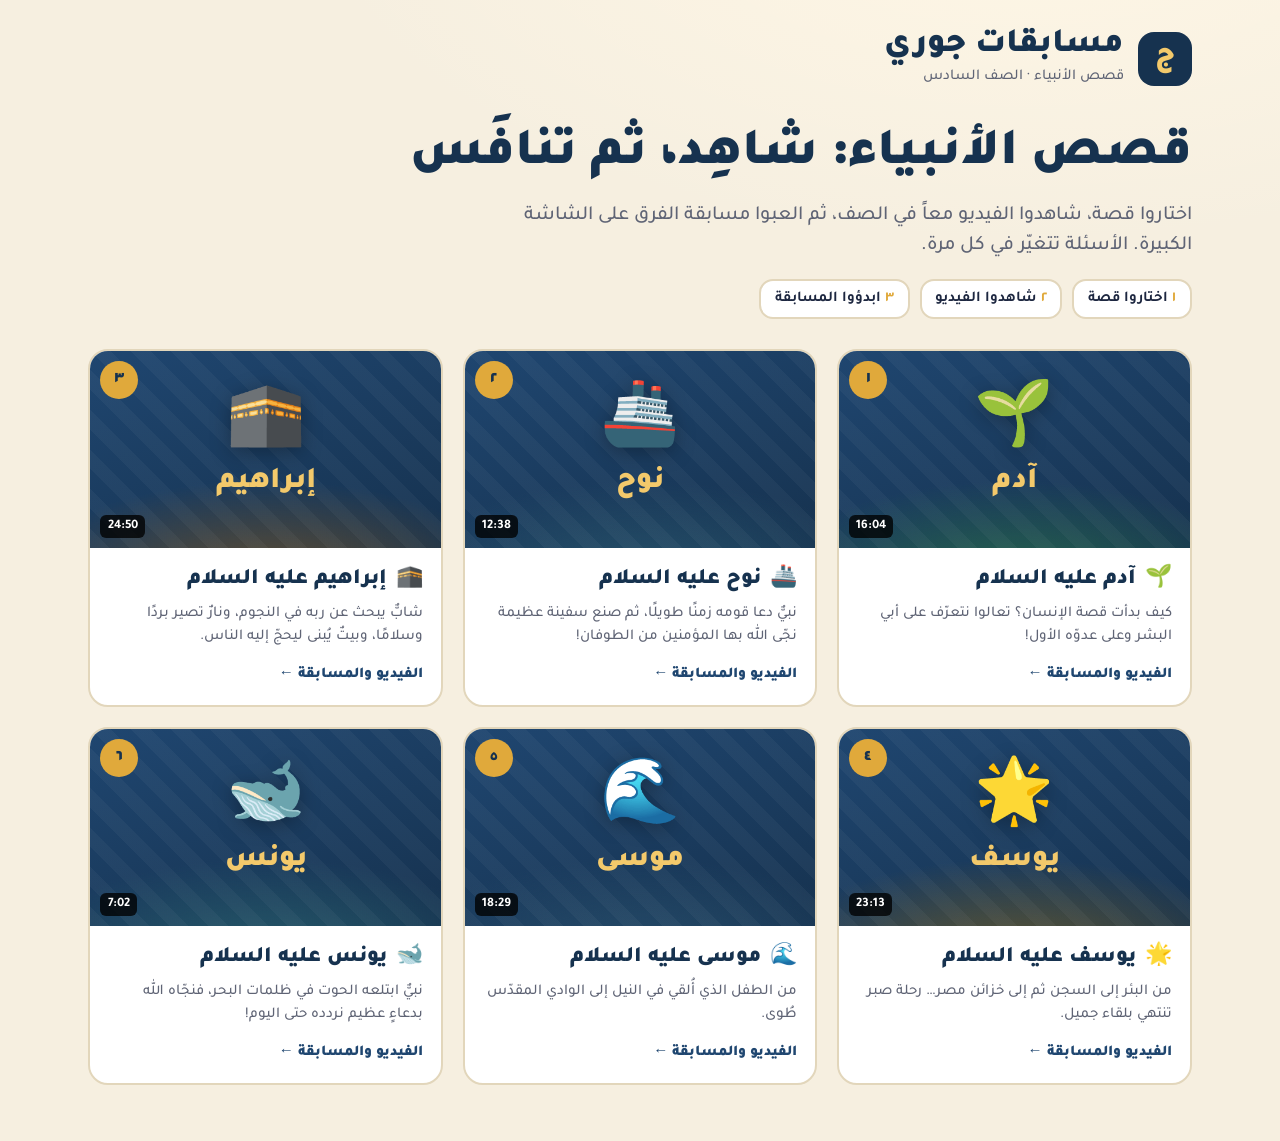
<file: index.html>
<!doctype html>
<html lang="ar" dir="rtl">
<head>
<meta charset="utf-8">
<meta name="viewport" content="width=device-width, initial-scale=1">
<title>مسابقات جوري</title>
<meta name="description" content="قصص الأنبياء بالفيديو ومسابقات صفّية للصف السادس">
<meta property="og:title" content="مسابقات جوري">
<meta property="og:site_name" content="مسابقات جوري">
<meta property="og:description" content="قصص الأنبياء بالفيديو ومسابقات صفّية للصف السادس">
<meta property="og:type" content="website">
<meta property="og:url" content="https://jorijabarin.com/">
<link rel="preconnect" href="https://fonts.googleapis.com">
<link href="https://fonts.googleapis.com/css2?family=Tajawal:wght@500;700;900&display=swap" rel="stylesheet">
<link rel="stylesheet" href="site.css">
</head>
<body>
<div class="wrap">
  <header class="masthead">
    <a class="brand" href="index.html">
      <span class="mark">ج</span>
      <span><b>مسابقات جوري</b><small>قصص الأنبياء · الصف السادس</small></span>
    </a>
  </header>

  <section class="intro">
    <h1>قصص الأنبياء: شاهِد، ثم تنافَس</h1>
    <p>اختاروا قصة، شاهدوا الفيديو معاً في الصف، ثم العبوا مسابقة الفرق على الشاشة الكبيرة. الأسئلة تتغيّر في كل مرة.</p>
    <ol class="steps">
      <li><b>١</b>اختاروا قصة</li>
      <li><b>٢</b>شاهدوا الفيديو</li>
      <li><b>٣</b>ابدؤوا المسابقة</li>
    </ol>
  </section>

  <main class="grid" id="grid" aria-live="polite">
    <p class="empty">جارٍ تحميل القصص…</p>
  </main>
</div>

<script src="data/index.js"></script>
<script>
const AR = n => String(n).replace(/\d/g, d => '٠١٢٣٤٥٦٧٨٩'[d]);
// Our own covers instead of YouTube thumbnails (the thumbnails show drawn faces of prophets).
const COVER_HUES = [150, 200, 35, 45, 205, 190];
loadProphets(list => {
  const grid = document.getElementById('grid');
  if (!list.length) { grid.innerHTML = '<p class="empty">لا توجد قصص بعد.</p>'; return; }
  grid.innerHTML = '';
  list.forEach((p, i) => {
    const a = document.createElement('a');
    a.className = 'card';
    a.href = 'story.html?p=' + p.id;
    a.innerHTML = `
      <div class="thumb cover" style="--hue:${COVER_HUES[i % COVER_HUES.length]}">
        <span class="cover-ic">${p.ic}</span>
        <span class="cover-name">${p.name}</span>
        <span class="num">${AR(i + 1)}</span>
        <span class="dur">${p.video.duration}</span>
      </div>
      <div class="body">
        <h2><span>${p.ic}</span>${p.name} عليه السلام</h2>
        <p>${p.blurb}</p>
        <span class="go">الفيديو والمسابقة ←</span>
      </div>`;
    grid.appendChild(a);
  });
});
</script>
</body>
</html>
</file>
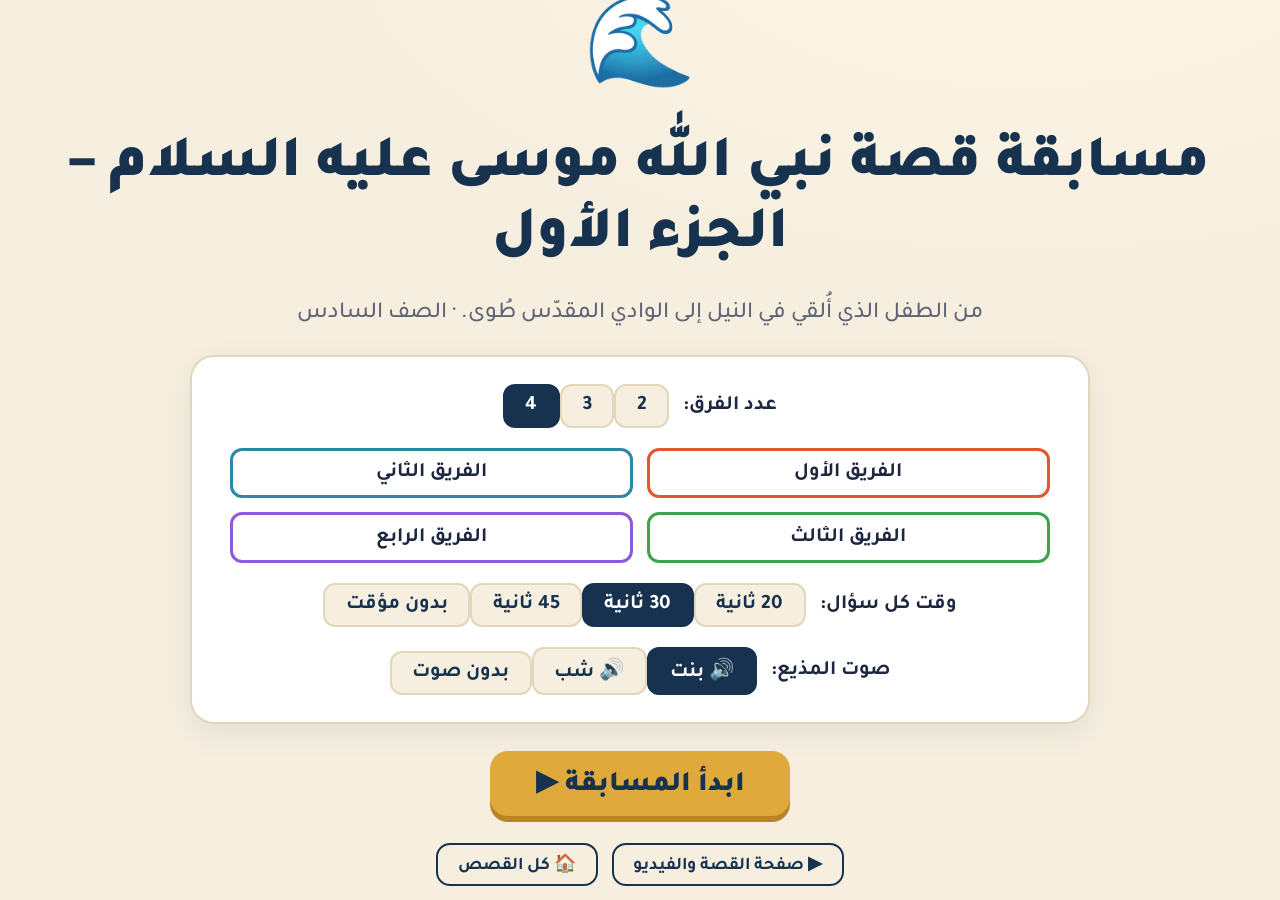
<file: quiz.html>
<!doctype html>
<html lang="ar" dir="rtl">
<head>
<meta charset="utf-8">
<meta name="viewport" content="width=device-width, initial-scale=1">
<title>مسابقات جوري</title>
<meta name="description" content="مسابقات قصص الأنبياء للصف السادس">
<meta property="og:title" content="مسابقات جوري">
<meta property="og:site_name" content="مسابقات جوري">
<meta property="og:description" content="مسابقات قصص الأنبياء للصف السادس">
<meta property="og:type" content="website">
<meta property="og:url" content="https://jorijabarin.com/">
<link rel="preconnect" href="https://fonts.googleapis.com">
<link href="https://fonts.googleapis.com/css2?family=Tajawal:wght@500;700;900&display=swap" rel="stylesheet">
<style>
  :root{
    --bg:#f6efe0; --bg2:#efe3c8; --ink:#1d2740; --muted:#5f6475;
    --navy:#16324f; --navy2:#1f4670; --gold:#e0a93b; --gold2:#f3c96b;
    --card:#ffffff; --ok:#2f9e57; --bad:#d64545; --line:#e2d6bb;
  }
  *{box-sizing:border-box}
  html,body{margin:0;height:100%}
  body{
    background:radial-gradient(1200px 600px at 80% -10%, #fff7e6 0%, transparent 60%), var(--bg);
    color:var(--ink);
    font-family:"Tajawal","Segoe UI",Tahoma,Arial,sans-serif;
    font-weight:500; overflow:hidden;
  }
  button{font-family:inherit;cursor:pointer;border:0}
  .screen{position:fixed;inset:0;display:none;flex-direction:column;padding-block:2vh;padding-inline:max(16px,2.5vw)}
  .screen.on{display:flex}

  /* ---------- Setup ---------- */
  #setup{align-items:center;justify-content:center;gap:3vh;text-align:center;overflow:auto}
  .hero-icon{font-size:clamp(48px,7vw,110px);line-height:1}
  h1{margin:0;font-size:clamp(32px,4.6vw,76px);font-weight:900;color:var(--navy)}
  .sub{margin:0;font-size:clamp(18px,1.8vw,30px);color:var(--muted)}
  .panel{background:var(--card);border:2px solid var(--line);border-radius:24px;padding:3vh 3vw;
    display:flex;flex-direction:column;gap:2.2vh;min-width:min(900px,92vw);box-shadow:0 10px 30px rgba(22,50,79,.08)}
  .row{display:flex;align-items:center;justify-content:center;gap:14px;flex-wrap:wrap;font-size:clamp(18px,1.6vw,28px);font-weight:700}
  .seg button{background:var(--bg);color:var(--navy);padding:.4em 1em;border-radius:12px;font-size:inherit;font-weight:700;border:2px solid var(--line)}
  .seg button.sel{background:var(--navy);color:#fff;border-color:var(--navy)}
  .teams-in{display:grid;grid-template-columns:repeat(2,1fr);gap:14px}
  .teams-in input{font-family:inherit;font-size:clamp(18px,1.6vw,28px);font-weight:700;padding:.5em .7em;border-radius:12px;
    border:3px solid var(--c);color:var(--ink);background:#fff;text-align:center;width:100%}
  .big-btn{background:var(--gold);color:var(--navy);font-size:clamp(22px,2.2vw,38px);font-weight:900;padding:.45em 1.6em;border-radius:18px;
    box-shadow:0 6px 0 #b9832a;transition:transform .08s}
  .big-btn:active{transform:translateY(4px);box-shadow:0 2px 0 #b9832a}
  .ghost{background:transparent;color:var(--navy);border:2px solid var(--navy);font-size:clamp(16px,1.4vw,24px);font-weight:700;padding:.4em 1.1em;border-radius:14px;text-decoration:none;display:inline-block}

  /* ---------- Board ---------- */
  .top{display:flex;align-items:center;justify-content:space-between;gap:16px;margin-bottom:1.6vh}
  .top h2{margin:0;font-size:clamp(22px,2.4vw,42px);font-weight:900;color:var(--navy)}
  .top .tools{display:flex;gap:10px;flex-wrap:wrap}
  .tool{background:var(--navy);color:#fff;font-size:clamp(14px,1.2vw,22px);font-weight:700;padding:.45em .9em;border-radius:12px}
  .tool.gold{background:var(--gold);color:var(--navy)}
  #grid{flex:1;display:grid;grid-template-columns:repeat(5,1fr);grid-template-rows:auto repeat(4,1fr);gap:1.2vh 1vw;min-height:0}
  .cat{background:var(--navy);color:#fff;border-radius:16px;padding:1.2vh .6vw;text-align:center;font-weight:900;
    font-size:clamp(15px,1.55vw,28px);display:flex;flex-direction:column;align-items:center;justify-content:center;gap:.3em;line-height:1.2}
  .cat .ic{font-size:1.5em}
  .cell{background:linear-gradient(160deg,var(--navy2),var(--navy));color:var(--gold2);border-radius:16px;
    font-size:clamp(26px,3.4vw,64px);font-weight:900;display:flex;align-items:center;justify-content:center;
    box-shadow:0 5px 0 #0d2136;transition:transform .12s, filter .12s;position:relative;overflow:hidden}
  .cell:hover{transform:translateY(-3px);filter:brightness(1.12)}
  .cell.locked{background:var(--bg2);color:#a99c80;box-shadow:none;cursor:not-allowed;font-size:clamp(18px,2.2vw,40px)}
  .cell.locked:hover{transform:none;filter:none}
  .cell.used{background:var(--bg2);color:transparent;box-shadow:none;cursor:default;transform:none;filter:none}
  .cell.used::after{content:attr(data-who);position:absolute;inset:0;display:flex;align-items:center;justify-content:center;
    color:var(--c,#9a917c);font-size:clamp(14px,1.3vw,24px);font-weight:900;padding:0 .5em;text-align:center}
  .cell.used::before{content:"";position:absolute;inset:auto 0 0 0;height:8px;background:var(--c,#cfc3a6)}

  /* ---------- Scores ---------- */
  #scores{display:flex;gap:1vw;margin-top:1.6vh}
  .score{flex:1;background:#fff;border-radius:16px;border-top:8px solid var(--c);padding:.8vh 1vw;display:flex;align-items:center;justify-content:space-between;gap:10px;
    box-shadow:0 4px 14px rgba(22,50,79,.08)}
  .score .nm{font-size:clamp(16px,1.6vw,30px);font-weight:900;color:var(--c);background:none;padding:0;text-align:right}
  .score{position:relative}
  .score.turn{background:#fffaf0;box-shadow:0 0 0 4px var(--c);animation:turnGlow 1.1s ease-in-out infinite;z-index:1}
  .score.turn::before{content:"";position:absolute;inset:0;border-radius:inherit;background:var(--c);opacity:.08;animation:turnFill 1.1s ease-in-out infinite;pointer-events:none}
  @keyframes turnGlow{
    0%,100%{box-shadow:0 0 0 4px var(--c),0 0 0 0 transparent;transform:scale(1)}
    50%{box-shadow:0 0 0 6px var(--c),0 0 34px 10px var(--c);transform:scale(1.04)}
  }
  @keyframes turnFill{50%{opacity:.28}}
  .turn-banner{display:inline-flex;align-items:center;gap:.4em;background:var(--c);color:#fff;font-weight:900;
    font-size:clamp(16px,1.6vw,30px);padding:.25em .9em;border-radius:999px;vertical-align:middle;animation:bannerPulse 1.1s ease-in-out infinite}
  @keyframes bannerPulse{50%{box-shadow:0 0 26px 6px var(--c);transform:scale(1.06)}}
  .chip.sel{animation:bannerPulse 1.1s ease-in-out infinite}
  @media (prefers-reduced-motion:reduce){
    .score.turn,.score.turn::before,.turn-banner,.chip.sel{animation:none}
    .score.turn::before{opacity:.18}
  }
  .score .tt{display:none;font-size:.6em;background:var(--c);color:#fff;border-radius:999px;padding:.1em .6em;margin-inline-start:.4em;vertical-align:middle}
  .score.turn .tt{display:inline-block}
  .score .pts{font-size:clamp(26px,2.8vw,52px);font-weight:900;color:var(--ink);min-width:2.5em;text-align:center}
  .score .adj{display:flex;flex-direction:column;gap:4px}
  .score .adj button{background:var(--bg);color:var(--muted);font-size:clamp(12px,.9vw,16px);font-weight:700;border-radius:8px;padding:.15em .5em}
  .score.bump .pts{animation:bump .5s}
  @keyframes bump{40%{transform:scale(1.35);color:var(--ok)}}

  /* ---------- Overlay (question / order / final) ---------- */
  .ov{position:fixed;inset:0;background:var(--bg);display:none;flex-direction:column;padding-block:2.5vh;padding-inline:max(16px,4vw);z-index:10;overflow:auto}
  .ov.on{display:flex;animation:pop .25s ease-out}
  @keyframes pop{from{opacity:0;transform:scale(.97)}}
  .q-head{display:flex;align-items:center;justify-content:space-between;gap:16px}
  .tag{background:var(--navy);color:#fff;font-weight:900;font-size:clamp(16px,1.6vw,30px);padding:.3em .9em;border-radius:999px}
  .tag.gold{background:var(--gold);color:var(--navy)}
  .timer{display:flex;align-items:center;gap:12px}
  .timer .num{font-size:clamp(28px,3vw,56px);font-weight:900;min-width:2ch;text-align:center;color:var(--navy)}
  .timer .num.low{color:var(--bad);animation:pulse 1s infinite}
  @keyframes pulse{50%{transform:scale(1.15)}}
  .bar{height:12px;background:var(--bg2);border-radius:99px;overflow:hidden;margin:1.4vh 0}
  .bar i{display:block;height:100%;width:100%;background:var(--gold);transform-origin:right;transition:transform 1s linear}
  .q-type{font-size:clamp(16px,1.5vw,28px);color:var(--muted);font-weight:700;margin-top:1vh}
  .q-text{font-size:clamp(28px,3.7vw,68px);font-weight:900;line-height:1.35;color:var(--navy);margin:1.2vh 0 3vh}
  .opts{display:grid;grid-template-columns:1fr 1fr;gap:2vh 1.6vw}
  .opts.tf{grid-template-columns:1fr 1fr;max-width:70%;margin:0 auto;width:100%}
  .opt{background:#fff;border:4px solid var(--line);border-radius:20px;padding:2vh 1.4vw;font-size:clamp(20px,2.3vw,42px);font-weight:700;color:var(--ink);
    display:flex;align-items:center;gap:.6em;text-align:right;line-height:1.3;transition:transform .1s}
  .opt:hover{transform:translateY(-2px);border-color:var(--gold)}
  .opt .k{flex:none;width:1.7em;height:1.7em;border-radius:50%;background:var(--navy);color:#fff;display:flex;align-items:center;justify-content:center;font-weight:900}
  .opt.right{background:#e3f6ea;border-color:var(--ok)}
  .opt.right .k{background:var(--ok)}
  .opt.wrong{background:#fde7e7;border-color:var(--bad);animation:shake .4s}
  .opt.wrong .k{background:var(--bad)}
  .opt.dim{opacity:.45}
  .done .opt{pointer-events:none}
  @keyframes shake{25%{transform:translateX(8px)}75%{transform:translateX(-8px)}}
  .note{display:none;margin-top:2.4vh;background:#fff8e6;border-right:8px solid var(--gold);border-radius:14px;padding:1.4vh 1.4vw;
    font-size:clamp(18px,1.9vw,34px);font-weight:700;line-height:1.5}
  .note.on{display:block;animation:pop .3s}
  .q-foot{margin-top:auto;padding-top:2vh;display:flex;gap:12px;align-items:center;justify-content:space-between;flex-wrap:wrap}
  .who{display:flex;gap:10px;align-items:center;flex-wrap:wrap;font-size:clamp(16px,1.5vw,28px);font-weight:900;color:var(--muted)}
  .chip{background:#fff;color:var(--c);border:3px solid var(--c);padding:.25em .9em;border-radius:999px;font-size:inherit;font-weight:900}
  .chip.sel{background:var(--c);color:#fff;box-shadow:0 0 0 4px rgba(0,0,0,.06)}
  .chip.out{opacity:.35;text-decoration:line-through;pointer-events:none}
  .msg{min-height:1.5em;margin-top:1.6vh;text-align:center;font-size:clamp(20px,2.3vw,42px);font-weight:900}
  .msg.ok{color:var(--ok)} .msg.bad{color:var(--bad)} .msg.info{color:var(--navy)}
  .opt:disabled{cursor:default}
  .hide{display:none!important}

  /* ---------- Order challenge ---------- */
  .ord-grid{flex:1;display:grid;grid-template-columns:repeat(2,1fr);gap:1.6vh 1.6vw;align-content:center;margin-top:2vh}
  .ev{background:#fff;border:4px solid var(--line);border-radius:18px;padding:1.6vh 1.2vw;font-size:clamp(18px,2vw,36px);font-weight:700;
    display:flex;align-items:center;gap:.7em;text-align:right;color:var(--ink);line-height:1.3}
  .ev .n{flex:none;width:1.8em;height:1.8em;border-radius:50%;background:var(--bg2);color:var(--muted);display:flex;align-items:center;justify-content:center;font-weight:900}
  .ev.ok{background:#e3f6ea;border-color:var(--ok);pointer-events:none}
  .ev.ok .n{background:var(--ok);color:#fff}
  .ev.no{border-color:var(--bad);animation:shake .4s}

  /* ---------- Final ---------- */
  #final{align-items:center;justify-content:center;text-align:center;gap:3vh;overflow:hidden}
  .podium{display:flex;flex-direction:column;gap:1.6vh;width:min(1000px,90vw)}
  .pl{display:flex;align-items:center;justify-content:space-between;background:#fff;border-radius:20px;padding:1.6vh 2vw;border-right:14px solid var(--c);
    font-size:clamp(22px,2.6vw,48px);font-weight:900;box-shadow:0 6px 18px rgba(22,50,79,.1)}
  .pl.first{transform:scale(1.06);background:#fff6dc}
  .confetti{position:fixed;top:-20px;width:14px;height:22px;border-radius:3px;animation:fall linear forwards;z-index:20}
  @keyframes fall{to{transform:translateY(110vh) rotate(720deg)}}

  /* ---------- Phone ---------- */
  @keyframes turnGlowSm{
    0%,100%{box-shadow:0 0 0 3px var(--c),0 0 0 0 transparent}
    50%{box-shadow:0 0 0 4px var(--c),0 0 18px 4px var(--c)}
  }
  @media (max-width:760px){
    body{overflow:auto}
    .screen{position:static;min-height:100vh;padding-block:12px}
    .teams-in{grid-template-columns:1fr}

    /* board header: title, then round + turn, then the tools */
    .top{flex-direction:column;align-items:stretch;gap:10px;margin-bottom:10px}
    .top h2{display:flex;flex-wrap:wrap;align-items:center;gap:8px;font-size:22px}
    .top h2 .tag,.turn-banner{font-size:14px}
    .top .tools{display:grid;grid-template-columns:1fr 1fr;gap:8px}
    .tool{font-size:14px;padding:.6em .6em}
    #orderBtn{grid-column:1/-1}
    #fsBtn{display:none}

    #grid{gap:6px}
    .cat{font-size:13px;padding:8px 4px;border-radius:12px}
    .cell{font-size:22px;min-height:58px;border-radius:12px;box-shadow:0 3px 0 #0d2136}
    .cell.locked{font-size:14px}
    .cell.used::after{font-size:12px}

    /* scores as a 2×2 grid */
    #scores{display:grid;grid-template-columns:1fr 1fr;gap:10px;margin-top:12px}
    .score{flex-wrap:wrap;padding:8px 10px;border-top-width:6px;gap:4px}
    .score .nm{font-size:15px}
    .score .pts{font-size:24px;min-width:0}
    .score .adj{flex-direction:row}
    .score.turn{animation-name:turnGlowSm}

    /* question */
    .ov{padding-block:12px}
    .q-head{flex-wrap:wrap;gap:8px}
    .tag{font-size:14px}
    .timer .num{font-size:26px}
    .q-type{font-size:14px}
    .q-text{font-size:22px;margin:8px 0 14px}
    .opts{grid-template-columns:1fr;gap:10px}
    .opts.tf{grid-template-columns:1fr 1fr;max-width:100%}
    .opt{font-size:17px;padding:12px;border-width:3px;border-radius:14px}
    .note{font-size:16px;padding:10px 12px}
    .msg{font-size:18px}
    .q-foot{flex-direction:column;align-items:stretch;gap:10px}
    .q-foot .who{order:-1;font-size:15px}
    .big-btn{font-size:20px}

    /* order challenge + final */
    .ord-grid{grid-template-columns:1fr;gap:8px;align-content:start}
    .ev{font-size:16px;padding:10px;border-width:3px}
    .pl{font-size:20px;padding:12px 14px}
    .pl.first{transform:none}
  }
</style>
</head>
<body>

<!-- ============ SETUP ============ -->
<section id="setup" class="screen on">
  <div class="hero-icon" id="pIcon">📖</div>
  <h1 id="pTitle">مسابقات جوري</h1>
  <p class="sub" id="pSub">جارٍ التحميل…</p>
  <div class="panel">
    <div class="row">عدد الفرق:
      <span class="seg" id="teamCount">
        <button data-n="2">2</button><button data-n="3">3</button><button data-n="4">4</button>
      </span>
    </div>
    <div class="teams-in" id="teamInputs"></div>
    <div class="row">وقت كل سؤال:
      <span class="seg" id="timerSel">
        <button data-t="20">20 ثانية</button><button data-t="30">30 ثانية</button><button data-t="45">45 ثانية</button><button data-t="0">بدون مؤقت</button>
      </span>
    </div>
    <div class="row">صوت المذيع:
      <span class="seg" id="voiceSel">
        <button data-v="f">🔊 بنت</button><button data-v="m">🔊 شب</button><button data-v="off">بدون صوت</button>
      </span>
    </div>
  </div>
  <div class="row">
    <button class="big-btn" id="startBtn">ابدأ المسابقة ▶</button>
    <button class="ghost" id="resumeBtn" style="display:none">متابعة المسابقة السابقة</button>
  </div>
  <div class="row">
    <a class="ghost" id="pStory" href="index.html">▶ صفحة القصة والفيديو</a>
    <a class="ghost" href="index.html">🏠 كل القصص</a>
  </div>
</section>

<!-- ============ BOARD ============ -->
<section id="board" class="screen">
  <div class="top">
    <h2><span id="pBoardTitle">مسابقات جوري</span> <span class="tag gold" id="roundTag"></span> <span class="turn-banner" id="turnBanner"></span></h2>
    <div class="tools">
      <button class="tool gold" id="orderBtn">🧩 تحدّي ترتيب الأحداث</button>
      <button class="tool" id="finalBtn">🏆 النتيجة النهائية</button>
      <button class="tool" id="fsBtn">⛶ ملء الشاشة</button>
      <button class="tool" id="newBtn">↺ مسابقة جديدة</button>
      <a class="tool" href="index.html" style="text-decoration:none">🏠 كل القصص</a>
    </div>
  </div>
  <div id="grid"></div>
  <div id="scores"></div>
</section>

<!-- ============ QUESTION ============ -->
<section id="qv" class="ov">
  <div class="q-head">
    <span class="tag" id="qCat"></span>
    <div class="timer">
      <button class="tool" id="tBtn">▶ المؤقت</button>
      <span class="num" id="tNum"></span>
    </div>
    <span class="tag gold" id="qPts"></span>
  </div>
  <div class="bar" id="tBarWrap"><i id="tBar"></i></div>
  <div class="q-type" id="qType"></div>
  <div class="q-text" id="qText"></div>
  <div class="opts" id="qOpts"></div>
  <div class="msg" id="qMsg"></div>
  <div class="note" id="qNote"></div>
  <div class="q-foot">
    <button class="tool" id="qBack">✕ رجوع للوحة</button>
    <div class="who" id="qWho"></div>
    <button class="tool" id="revealBtn">👁 إظهار الإجابة بدون نقاط</button>
    <button class="big-btn hide" id="nextBtn">التالي ◀</button>
  </div>
</section>

<!-- ============ ORDER CHALLENGE ============ -->
<section id="ov-order" class="ov">
  <div class="q-head">
    <span class="tag gold">🧩 تحدّي ترتيب الأحداث – 500 نقطة</span>
    <button class="tool" id="ordBack">✕ رجوع للوحة</button>
  </div>
  <div class="q-type">الفريق يضغط على الأحداث بالترتيب الصحيح، من الأول إلى الأخير. أي خطأ ينهي محاولته وتنتقل الفرصة للفريق التالي.</div>
  <div class="ord-grid" id="ordGrid"></div>
  <div class="msg" id="ordMsg"></div>
  <div class="q-foot">
    <div class="who" id="ordWho"></div>
    <button class="big-btn hide" id="ordDone">رجوع للوحة ◀</button>
  </div>
</section>

<!-- ============ FINAL ============ -->
<section id="final" class="ov">
  <div class="hero-icon">🏆</div>
  <h1 id="winTitle"></h1>
  <div class="podium" id="podium"></div>
  <div class="row"><button class="tool" id="finBack">↩ رجوع للوحة</button></div>
</section>

<script>
/* ===================== DATA ===================== */
let CATS = [], ORDER = [], P = null; // filled from data/<id>.js at startup
const POINTS = [100,200,300,400];
const COLORS = ['#e4572e','#2e86ab','#3fa34d','#8e5bd6'];
const DEFAULT_NAMES = ['الفريق الأول','الفريق الثاني','الفريق الثالث','الفريق الرابع'];
const KEYS = ['أ','ب','ج','د'];

/* ===================== STATE ===================== */
let SAVE_KEY = 'jori-musa-game-v3';
let SEEN_KEY = 'jori-musa-seen-v1'; // which variant each cell has already shown, across games on this device

// Pick one question per cell for a new game, preferring variants this device hasn't shown yet.
function pickQuestions(){
  let seen={}; try{ seen=JSON.parse(localStorage.getItem(SEEN_KEY))||{}; }catch(e){}
  const pick={};
  CATS.forEach((c,ci)=>c.qs.forEach((vs,r)=>{
    const key=ci+'-'+r;
    let fresh=vs.map((_,i)=>i).filter(i=>!(seen[key]||[]).includes(i));
    if(!fresh.length){ seen[key]=[]; fresh=vs.map((_,i)=>i); }
    pick[key]=fresh[Math.random()*fresh.length|0];
    seen[key]=[...(seen[key]||[]), pick[key]];
  }));
  try{ localStorage.setItem(SEEN_KEY, JSON.stringify(seen)); }catch(e){}
  return pick;
}
const questionAt = (ci,r) => CATS[ci].qs[r][S.pick?.[ci+'-'+r] ?? 0];
let S = { teams:[], used:{}, timer:30, orderDone:false, turn:0 };
let setupN = 4, setupT = 30, setupV = 'f';

function save(){ try{ localStorage.setItem(SAVE_KEY, JSON.stringify(S)); }catch(e){} }
function loadSaved(){ try{ return JSON.parse(localStorage.getItem(SAVE_KEY)); }catch(e){ return null; } }

const $ = s => document.querySelector(s);
const el = (tag, cls, html) => { const e=document.createElement(tag); if(cls) e.className=cls; if(html!=null) e.innerHTML=html; return e; };
function show(id){ document.querySelectorAll('.screen').forEach(s=>s.classList.toggle('on', s.id===id)); }
function shuffle(a){ a=a.slice(); for(let i=a.length-1;i>0;i--){const j=Math.random()*(i+1)|0;[a[i],a[j]]=[a[j],a[i]];} return a; }

/* ===================== SOUND ===================== */
// Spoken lines (Palestinian Arabic): "الجواب صَحّ" / "الجواب خَطَأْ", female (f) and male (m) voice.
const VOICE = /*VOICE_DATA*/{"f": {"ok": "[data-uri]", "bad": "[data-uri]"}, "m": {"ok": "[data-uri]", "bad": "[data-uri]"}}/*END_VOICE_DATA*/;
function say(kind, who){
  const v = who || S.voice || 'f';
  if(v==='off' || !VOICE[v]) return;
  try{ new Audio(VOICE[v][kind]).play().catch(()=>{}); }catch(e){}
}

// Background music is synthesized, so it needs no files and works offline.
let actx;
function ac(){
  try{ actx = actx || new (window.AudioContext||window.webkitAudioContext)(); if(actx.state==='suspended') actx.resume(); return actx; }
  catch(e){ return null; }
}
function note(f, at, dur, type='triangle', vol=.12, to=null){
  const a=ac(); if(!a) return;
  const t=a.currentTime+at, o=a.createOscillator(), g=a.createGain();
  o.type=type; o.frequency.setValueAtTime(f,t); if(to) o.frequency.linearRampToValueAtTime(to,t+dur);
  g.gain.setValueAtTime(.0001,t); g.gain.exponentialRampToValueAtTime(vol,t+.02); g.gain.exponentialRampToValueAtTime(.0001,t+dur);
  o.connect(g).connect(a.destination); o.start(t); o.stop(t+dur+.05);
}
function clap(at, vol=.18){
  const a=ac(); if(!a) return;
  const t=a.currentTime+at, len=a.sampleRate*.12, buf=a.createBuffer(1,len,a.sampleRate), d=buf.getChannelData(0);
  for(let i=0;i<len;i++) d[i]=(Math.random()*2-1)*Math.pow(1-i/len,3);
  const s=a.createBufferSource(), f=a.createBiquadFilter(), g=a.createGain();
  s.buffer=buf; f.type='bandpass'; f.frequency.value=1800; g.gain.value=vol;
  s.connect(f).connect(g).connect(a.destination); s.start(t);
}
// Muted "wah-wah" trombone: sawtooth through a low-pass filter, last note wobbles.
function brass(f, at, dur, vol=.09, wobble=false){
  const a=ac(); if(!a) return;
  const t=a.currentTime+at, o=a.createOscillator(), lp=a.createBiquadFilter(), g=a.createGain();
  o.type='sawtooth'; o.frequency.setValueAtTime(f,t);
  if(wobble){ const l=a.createOscillator(), lg=a.createGain(); l.frequency.value=6; lg.gain.value=8; l.connect(lg).connect(o.frequency); l.start(t); l.stop(t+dur); }
  lp.type='lowpass'; lp.frequency.setValueAtTime(700,t); lp.frequency.linearRampToValueAtTime(1300,t+dur*.4); lp.frequency.linearRampToValueAtTime(500,t+dur);
  g.gain.setValueAtTime(.0001,t); g.gain.exponentialRampToValueAtTime(vol,t+.05); g.gain.setValueAtTime(vol,t+dur*.7); g.gain.exponentialRampToValueAtTime(.0001,t+dur);
  o.connect(lp).connect(g).connect(a.destination); o.start(t); o.stop(t+dur+.05);
}
function fanfare(big=false){
  // ta-ta-ta-TAAA, then a sparkle run
  [0,.13,.26].forEach(d=>{ note(392,d,.12,'square',.06); clap(d,.12); });
  note(523,.39,1.1,'square',.06); note(659,.39,1.1,'triangle',.08); note(784,.39,1.1,'triangle',.07); clap(.39,.2);
  [1047,1319,1568,2093].forEach((f,i)=>note(f,.9+i*.08,.35,'sine',.06));
  if(big){ [523,659,784,1047].forEach((f,i)=>note(f,1.4+i*.12,.5,'triangle',.08)); note(1047,1.9,1.4,'triangle',.08); note(784,1.9,1.4,'triangle',.06); [1.4,1.64,1.9].forEach(d=>clap(d,.18)); }
}
function sadTrombone(){
  brass(392,0,.32); brass(370,.34,.32); brass(349,.68,.32); brass(330,1.02,1.0,.09,true);
}
const sfx = {
  ok:   ()=>{ fanfare(); say('ok'); },
  bad:  ()=>{ sadTrombone(); say('bad'); },
  step: ()=>note(880,0,.15,'triangle',.08),
  tick: ()=>note(880,0,.06,'square',.05),
  end:  ()=>{ note(392,0,.25,'sawtooth',.08); note(392,.27,.25,'sawtooth',.08); note(262,.54,.5,'sawtooth',.08); },
  open: ()=>{ note(440,0,.1,'triangle',.08); note(660,.09,.14,'triangle',.08); },
  win:  ()=>fanfare(true),
};

/* ===================== SETUP ===================== */
function renderSetup(){
  document.querySelectorAll('#teamCount button').forEach(b=>b.classList.toggle('sel', +b.dataset.n===setupN));
  document.querySelectorAll('#timerSel button').forEach(b=>b.classList.toggle('sel', +b.dataset.t===setupT));
  document.querySelectorAll('#voiceSel button').forEach(b=>b.classList.toggle('sel', b.dataset.v===setupV));
  const box=$('#teamInputs'); const old=[...box.querySelectorAll('input')].map(i=>i.value);
  box.innerHTML='';
  for(let i=0;i<setupN;i++){
    const inp=el('input'); inp.value = old[i] ?? DEFAULT_NAMES[i]; inp.style.setProperty('--c',COLORS[i]);
    box.appendChild(inp);
  }
  const saved=loadSaved();
  $('#resumeBtn').style.display = saved && saved.teams?.length ? '' : 'none';
}
$('#teamCount').onclick = e=>{ if(e.target.dataset.n){ setupN=+e.target.dataset.n; renderSetup(); } };
$('#timerSel').onclick  = e=>{ if(e.target.dataset.t){ setupT=+e.target.dataset.t; renderSetup(); } };
// Picking a voice also plays it, so the teacher can check the classroom speakers before starting.
$('#voiceSel').onclick  = e=>{ const v=e.target.closest('button')?.dataset.v; if(v){ setupV=v; renderSetup(); if(v!=='off'){ fanfare(); say('ok',v); } } };
$('#startBtn').onclick = ()=>{
  const names=[...document.querySelectorAll('#teamInputs input')].map((i,k)=>i.value.trim()||DEFAULT_NAMES[k]);
  S = { teams:names.map((n,i)=>({name:n,score:0,color:COLORS[i]})), used:{}, timer:setupT, orderDone:false, turn:0, pick:pickQuestions(), voice:setupV };
  save(); sfx.open(); startBoard();
};
$('#resumeBtn').onclick = ()=>{ const s=loadSaved(); if(s){ S=s; S.turn=(S.turn|0)%S.teams.length; S.voice=S.voice||'f'; startBoard(); } };
let newArmed=null;
$('#newBtn').onclick = ()=>{
  const b=$('#newBtn');
  if(newArmed){ clearTimeout(newArmed); newArmed=null; b.textContent='↺ مسابقة جديدة'; b.style.background=''; show('setup'); renderSetup(); return; }
  b.textContent='اضغط مرة ثانية للتأكيد'; b.style.background='var(--bad)';
  newArmed=setTimeout(()=>{ newArmed=null; b.textContent='↺ مسابقة جديدة'; b.style.background=''; },3000);
};

/* ===================== BOARD ===================== */
function startBoard(){ show('board'); renderBoard(); renderScores(); }
// One column per team, so every round has exactly one question for each team.
const boardCats = () => CATS.slice(0, S.teams.length);
const totalQs = () => boardCats().length * POINTS.length;
const orderUnlock = () => totalQs() / 2; // the 500-point order challenge opens halfway through
function renderBoard(){
  const cats=boardCats();
  const g=$('#grid'); g.innerHTML=''; g.style.gridTemplateColumns=`repeat(${cats.length},minmax(0,1fr))`;
  cats.forEach(c=>g.appendChild(el('div','cat',`<span class="ic">${c.ic}</span>${c.name}`)));
  let level=POINTS.findIndex((p,r)=>cats.some((c,ci)=>!((ci+'-'+r) in S.used)));
  $('#roundTag').textContent = level<0 ? 'انتهت كل الجولات' : `الجولة ${level+1}: أسئلة ${POINTS[level]}`;
  POINTS.forEach((p,r)=>{
    cats.forEach((c,ci)=>{
      const key=ci+'-'+r, b=el('button','cell',p);
      if(key in S.used){
        const t=S.used[key]; b.classList.add('used'); b.disabled=true;
        if(t>=0 && S.teams[t]){ b.style.setProperty('--c',S.teams[t].color); b.dataset.who='✓ '+S.teams[t].name; }
        else b.dataset.who='—';
      } else if(r!==level){
        // Rounds: a row opens only after the whole row before it is answered, so every team plays at the same value.
        b.classList.add('locked'); b.disabled=true; b.textContent='🔒 '+p;
      } else b.onclick=()=>openQ(ci,r);
      g.appendChild(b);
    });
  });
  const done=Object.keys(S.used).length, need=orderUnlock(), locked=done<need;
  const ob=$('#orderBtn'); ob.disabled=!!S.orderDone||locked; ob.style.opacity=ob.disabled?.5:1;
  ob.classList.toggle('hide', isOver() && !S.orderDone); // a skipped challenge is not offered after the last question
  ob.textContent = S.orderDone ? '🧩 تحدّي الترتيب ✓'
    : locked ? `🔒 تحدّي الترتيب (${done}/${need})` : '🧩 تحدّي ترتيب الأحداث – 500';
}
// Clicking a team's name makes it that team's turn (in case the class skips or swaps).
function renderScores(bump){
  // Once every question is answered there is no next turn to show.
  const over=isOver(), tb=$('#turnBanner'), turnTeam=over?null:S.teams[S.turn];
  tb.classList.toggle('hide',!turnTeam);
  if(turnTeam){ tb.textContent='🎯 الدور: '+turnTeam.name; tb.style.setProperty('--c',turnTeam.color); }
  const sc=$('#scores'); sc.innerHTML='';
  S.teams.forEach((t,i)=>{
    const d=el('div','score'+(bump===i?' bump':'')+(!over&&S.turn===i?' turn':'')); d.style.setProperty('--c',t.color);
    d.innerHTML=`<button class="nm" title="اجعل الدور لهذا الفريق">${t.name}<span class="tt">الدور</span></button><span class="pts">${t.score}</span>
      <span class="adj"><button data-d="100">+100</button><button data-d="-100">−100</button></span>`;
    d.querySelector('.nm').onclick=()=>{ S.turn=i; save(); renderScores(); };
    d.querySelectorAll('.adj button').forEach(b=>b.onclick=()=>{ t.score+=+b.dataset.d; save(); renderScores(i); });
    sc.appendChild(d);
  });
}
// Whose turn it is after k answered questions: every team once per round,
// and the team that opens each round moves along so nobody always picks first.
function scheduledTurn(k){ const n=S.teams.length; return (k + Math.floor(k/n)) % n; }
function nextTurn(){ S.turn=scheduledTurn(Object.keys(S.used).length); }
// Team chips: who is answering now. Teams that already tried are crossed out.
function renderWho(box, label, state, onPick){
  box.innerHTML=`<span>${label}</span>`;
  S.teams.forEach((t,i)=>{
    const b=el('button','chip'+(state.answering===i?' sel':'')+(state.tried.has(i)?' out':''),t.name);
    b.style.setProperty('--c',t.color);
    b.onclick=()=>{ state.answering=i; onPick(); };
    box.appendChild(b);
  });
}
function firstUntried(state, from){
  for(let k=0;k<S.teams.length;k++){ const i=(from+k)%S.teams.length; if(!state.tried.has(i)) return i; }
  return null;
}
function setMsg(id, text, kind){ const m=$(id); m.textContent=text; m.className='msg'+(kind?' '+kind:''); }

/* ===================== QUESTION ===================== */
let cur=null, tLeft=0, tInt=null;
function openQ(ci,r){
  document.activeElement?.blur?.();
  const c=CATS[ci], q=questionAt(ci,r);
  cur={ci,r,q,revealed:false,answering:S.turn,tried:new Set(),winner:-1};
  $('#qCat').textContent=c.ic+' '+c.name;
  $('#qPts').textContent=POINTS[r]+' نقطة';
  $('#qType').textContent = q.tf ? 'صح أم خطأ؟' : (q.type || 'اختر الإجابة الصحيحة');
  $('#qText').textContent=q.q;
  $('#qNote').textContent='💡 '+q.n; $('#qNote').classList.remove('on');
  const box=$('#qOpts'); box.innerHTML=''; box.className='opts'+(q.tf?' tf':'');
  let opts;
  if(q.tf) opts=[{t:'✔ صح',ok:q.a===true},{t:'✘ خطأ',ok:q.a===false}];
  else opts=shuffle(q.o.map((t,i)=>({t,ok:i===0})));
  opts.forEach((o,i)=>{
    const b=el('button','opt',`<span class="k">${q.tf?(i?'✘':'✔'):KEYS[i]}</span><span>${q.tf?o.t.slice(2):o.t}</span>`);
    b.dataset.ok=o.ok?1:0; b.onclick=()=>answer(b); box.appendChild(b);
  });
  setMsg('#qMsg','');
  $('#revealBtn').classList.remove('hide'); $('#nextBtn').classList.add('hide'); $('#qWho').classList.remove('hide');
  drawWho();
  resetTimer(); startTimer(); // the clock starts as soon as the question appears
  $('#qv').classList.add('on'); sfx.open();
}
function drawWho(){ renderWho($('#qWho'),'يجيب الآن:',cur,drawWho); }

// The teacher clicks the option the answering team said.
// Right → that team gets the points automatically. Wrong → no points, the chance moves to the next team.
function answer(b){
  if(!cur || cur.revealed || b.disabled) return;
  const team=cur.answering;
  if(team==null){ setMsg('#qMsg','اختاروا الفريق الذي يجيب أولاً','bad'); return; }
  if(b.dataset.ok==='1'){
    cur.winner=team; S.teams[team].score+=POINTS[cur.r]; save(); renderScores(team);
    setMsg('#qMsg',`✔ إجابة صحيحة! +${POINTS[cur.r]} لـ ${S.teams[team].name}`,'ok');
    finishQ(b); sfx.ok(); return;
  }
  b.disabled=true; b.classList.add('wrong'); sfx.bad(); stopTimer();
  cur.tried.add(team);
  const left=[...$('#qOpts').querySelectorAll('.opt')].filter(o=>!o.disabled).length;
  const next=firstUntried(cur, team+1);
  if(next==null || left<=1){
    setMsg('#qMsg',`✘ إجابة خاطئة من ${S.teams[team].name}. لا نقاط لأحد في هذا السؤال.`,'bad');
    finishQ(null);
  } else {
    cur.answering=next; drawWho(); resetTimer(); startTimer();
    setMsg('#qMsg',`✘ إجابة خاطئة من ${S.teams[team].name}. الفرصة الآن لـ ${S.teams[next].name}`,'bad');
  }
}
// Show the right answer and lock the question. Points were already given (or not) in answer().
function finishQ(rightBtn){
  cur.revealed=true; stopTimer();
  const box=$('#qOpts'); box.classList.add('done');
  box.querySelectorAll('.opt').forEach(o=>{
    if(o.dataset.ok==='1') o.classList.add('right');
    else if(!o.classList.contains('wrong')) o.classList.add('dim');
  });
  $('#qNote').classList.add('on');
  $('#revealBtn').classList.add('hide'); $('#qWho').classList.add('hide'); $('#nextBtn').classList.remove('hide');
}
function revealNoPoints(){
  if(!cur || cur.revealed) return;
  setMsg('#qMsg','الإجابة الصحيحة باللون الأخضر – بدون نقاط','info');
  finishQ(null); sfx.open();
}
function nextQ(){
  if(!cur) return;
  S.used[cur.ci+'-'+cur.r]=cur.winner;
  nextTurn(); save(); closeQ(); renderBoard(); renderScores();
  if(isOver()) finishGame();
}
// After the last question go straight to the final results.
const isOver = () => Object.keys(S.used).length >= totalQs();
function finishGame(){ openFinal(); }
// Leaving before the answer is shown keeps the question open on the board.
function backQ(){ if(cur && cur.revealed) nextQ(); else closeQ(); }
function closeQ(){ stopTimer(); $('#qv').classList.remove('on'); cur=null; }
$('#revealBtn').onclick=revealNoPoints;
$('#nextBtn').onclick=nextQ;
$('#qBack').onclick=backQ;

/* ---------- timer ---------- */
function resetTimer(){
  stopTimer(); tLeft=S.timer;
  const on=S.timer>0;
  $('#tBtn').style.display=on?'':'none'; $('#tNum').style.display=on?'':'none'; $('#tBarWrap').style.visibility=on?'visible':'hidden';
  $('#tBtn').textContent='▶ المؤقت';
  $('#tNum').textContent=tLeft; $('#tNum').classList.remove('low');
  $('#tBar').style.transition='none'; $('#tBar').style.transform='scaleX(1)'; void $('#tBar').offsetWidth;
}
function stopTimer(){ clearInterval(tInt); tInt=null; }
$('#tBtn').onclick=()=>{
  if(tInt){ stopTimer(); $('#tBtn').textContent='▶ متابعة'; return; }
  startTimer();
};
function startTimer(){
  if(S.timer<=0 || tInt) return;
  if(tLeft<=0) resetTimer();
  $('#tBtn').textContent='⏸ إيقاف';
  $('#tBar').style.transition='transform 1s linear';
  tInt=setInterval(()=>{
    tLeft--; $('#tNum').textContent=tLeft;
    $('#tBar').style.transform=`scaleX(${Math.max(0,tLeft/S.timer)})`;
    if(tLeft<=5 && tLeft>0){ $('#tNum').classList.add('low'); sfx.tick(); }
    if(tLeft<=0){ stopTimer(); sfx.end(); $('#tBtn').textContent='↺ من جديد'; }
  },1000);
};

/* ===================== ORDER CHALLENGE ===================== */
// One team plays at a time. A wrong click ends that team's attempt; the next team starts over.
// Finishing the whole order gives +500 automatically, and the challenge can only be won once.
const ORD_POINTS=500;
let ord=null;
function openOrder(){
  if(S.orderDone || Object.keys(S.used).length<orderUnlock()) return;
  document.activeElement?.blur?.();
  // The team with the fewest points gets the first try at the order challenge.
  const low=S.teams.reduce((m,t,i)=>t.score<S.teams[m].score?i:m,0);
  ord={answering:low, tried:new Set(), next:0, over:false};
  setMsg('#ordMsg',`الدور على ${S.teams[ord.answering].name}`,'info');
  $('#ordDone').classList.add('hide'); $('#ordWho').classList.remove('hide');
  dealOrder(); drawOrdWho();
  $('#ov-order').classList.add('on'); sfx.open();
}
function drawOrdWho(){ renderWho($('#ordWho'),'يلعب الآن:',ord,()=>{ dealOrder(); drawOrdWho(); setMsg('#ordMsg',`الدور على ${S.teams[ord.answering].name}`,'info'); }); }
function dealOrder(){
  ord.next=0; const g=$('#ordGrid'); g.innerHTML='';
  shuffle(ORDER.map((t,i)=>({t,i}))).forEach(ev=>{
    const b=el('button','ev',`<span class="n">?</span><span>${ev.t}</span>`);
    b.dataset.i=ev.i;
    b.onclick=()=>pickOrder(b, ev.i);
    g.appendChild(b);
  });
}
function pickOrder(b, i){
  if(ord.over || ord.answering==null) return;
  const team=ord.answering;
  if(i===ord.next){
    ord.next++; b.classList.add('ok'); b.querySelector('.n').textContent=ord.next;
    if(ord.next<ORDER.length){ sfx.step(); return; }
    ord.over=true; S.teams[team].score+=ORD_POINTS; S.orderDone=true; save();
    setMsg('#ordMsg',`🎉 ترتيب صحيح! +${ORD_POINTS} لـ ${S.teams[team].name}`,'ok');
    endOrder(); renderScores(team); sfx.win(); say('ok'); confetti(60);
    return;
  }
  b.classList.remove('no'); void b.offsetWidth; b.classList.add('no'); sfx.bad();
  ord.tried.add(team);
  const nxt=firstUntried(ord, team+1);
  if(nxt==null){
    ord.over=true; S.orderDone=true; save();
    setMsg('#ordMsg','لم ينجح أي فريق. هذا هو الترتيب الصحيح:','bad');
    showOrderAnswer(); endOrder(); renderScores();
    return;
  }
  ord.answering=nxt; ord.over=true;
  setMsg('#ordMsg',`✘ ترتيب خاطئ من ${S.teams[team].name}. الدور الآن لـ ${S.teams[nxt].name}`,'bad');
  drawOrdWho();
  setTimeout(()=>{ ord.over=false; dealOrder(); },1300);
}
function showOrderAnswer(){
  const g=$('#ordGrid'); g.innerHTML='';
  ORDER.forEach((t,i)=>g.appendChild(el('div','ev ok',`<span class="n">${i+1}</span><span>${t}</span>`)));
}
function endOrder(){ $('#ordWho').classList.add('hide'); $('#ordDone').classList.remove('hide'); renderBoard(); }
function closeOrder(){
  const wasOpen=$('#ov-order').classList.contains('on');
  $('#ov-order').classList.remove('on'); renderBoard(); renderScores();
  if(wasOpen && isOver()) openFinal();
}
$('#orderBtn').onclick=openOrder;
$('#ordDone').onclick=closeOrder;
$('#ordBack').onclick=closeOrder;

/* ===================== FINAL ===================== */
function openFinal(){
  const ranked=S.teams.map((t,i)=>({...t,i})).sort((a,b)=>b.score-a.score);
  const top=ranked[0].score, winners=ranked.filter(t=>t.score===top);
  $('#winTitle').textContent = winners.length>1 ? 'تعادل! مبروك للجميع 🎉' : `مبروك ${winners[0].name}! 🎉`;
  const medals=['🥇','🥈','🥉','🎖️'];
  const p=$('#podium'); p.innerHTML='';
  ranked.forEach((t,k)=>{
    const d=el('div','pl'+(t.score===top?' first':''),`<span>${medals[k]} ${t.name}</span><span>${t.score}</span>`);
    d.style.setProperty('--c',t.color); d.style.color=t.color; p.appendChild(d);
  });
  $('#final').classList.add('on'); sfx.win(); confetti(140);
}
$('#finalBtn').onclick=openFinal;
$('#finBack').onclick=()=>$('#final').classList.remove('on');

function confetti(n){
  const cols=['#e0a93b','#e4572e','#2e86ab','#3fa34d','#8e5bd6','#f3c96b'];
  for(let i=0;i<n;i++){
    const c=el('div','confetti'); c.style.left=Math.random()*100+'vw';
    c.style.background=cols[i%cols.length];
    c.style.animationDuration=(2.5+Math.random()*2.5)+'s'; c.style.animationDelay=(Math.random()*1.2)+'s';
    document.body.appendChild(c); setTimeout(()=>c.remove(),6500);
  }
}

/* ===================== MISC ===================== */
$('#fsBtn').onclick=()=>{
  try{ const p = document.fullscreenElement ? document.exitFullscreen() : document.documentElement.requestFullscreen?.(); p?.catch?.(()=>{}); }catch(e){}
};
document.addEventListener('keydown',e=>{
  if(!$('#qv').classList.contains('on')) { if(e.key==='Escape'){ closeOrder(); $('#final').classList.remove('on'); } return; }
  if(e.key==='Escape') backQ();
  else if(e.key==='Enter'){ e.preventDefault(); cur && cur.revealed ? nextQ() : revealNoPoints(); }
  else if(e.key===' '){ e.preventDefault(); if(S.timer>0) $('#tBtn').click(); }
});

// Load the prophet named in ?p= (defaults to musa), then show the setup screen.
const PID = (new URLSearchParams(location.search).get('p') || 'musa').toLowerCase().replace(/[^a-z]/g, '');
(function boot(){
  const s = document.createElement('script');
  s.src = 'data/' + PID + '.js';
  s.onload = () => {
    P = window.PROPHETS && window.PROPHETS[PID];
    if(!P){ s.onerror(); return; }
    CATS = P.cats; ORDER = P.order;
    SAVE_KEY = 'jori-' + PID + '-game-v3'; SEEN_KEY = 'jori-' + PID + '-seen-v1';
    document.title = 'مسابقات جوري – ' + P.name;
    $('#pIcon').textContent = P.ic;
    $('#pTitle').textContent = 'مسابقة ' + P.title;
    $('#pSub').textContent = P.blurb + ' · الصف السادس';
    $('#pStory').href = 'story.html?p=' + PID;
    $('#pBoardTitle').textContent = P.ic + ' ' + P.title;
    renderSetup();
  };
  s.onerror = () => { $('#pSub').textContent = 'لم نجد هذه القصة.'; $('#startBtn').disabled = true; };
  document.head.appendChild(s);
})();
</script>
</body>
</html>
</file>
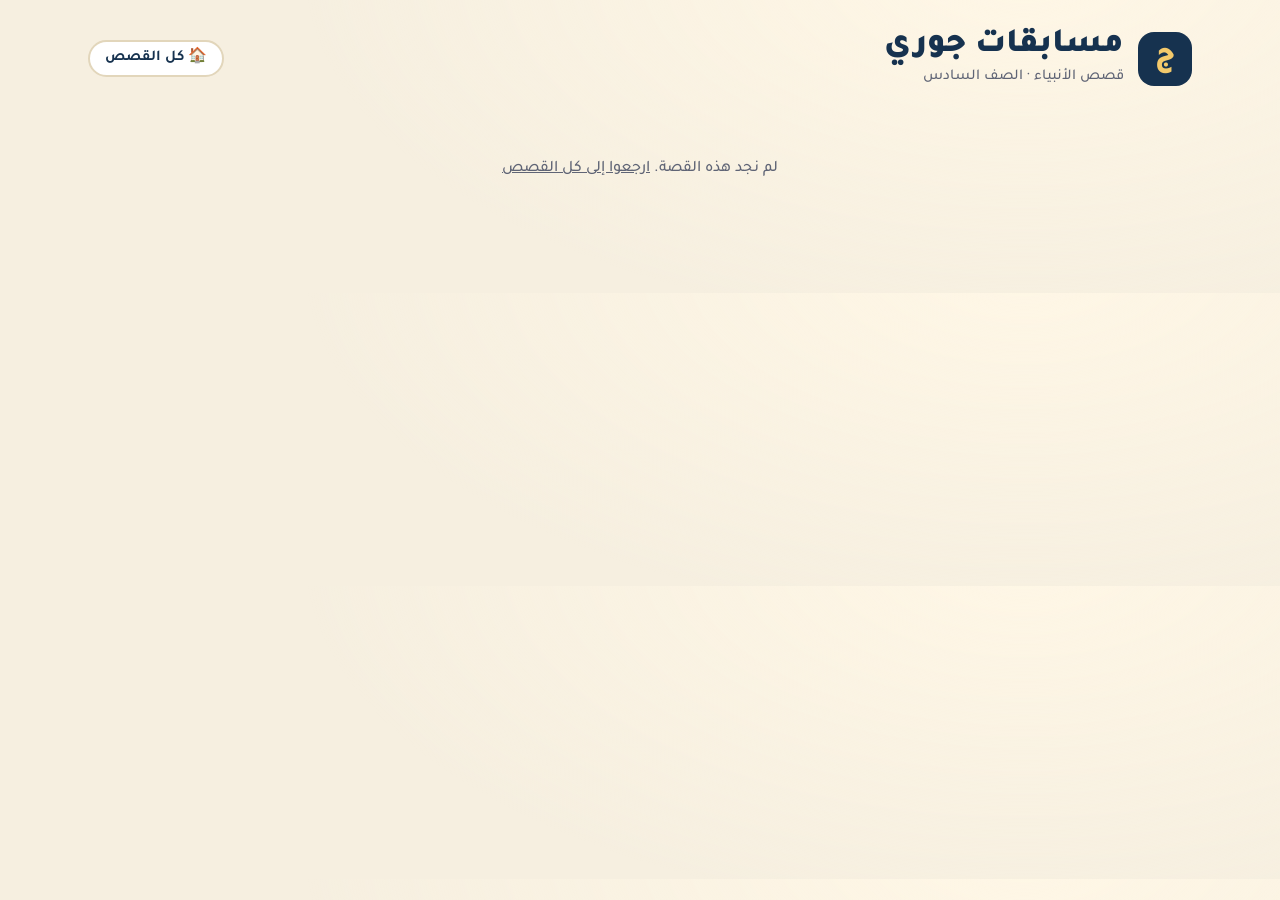
<file: story.html>
<!doctype html>
<html lang="ar" dir="rtl">
<head>
<meta charset="utf-8">
<meta name="viewport" content="width=device-width, initial-scale=1">
<title>مسابقات جوري</title>
<meta name="description" content="قصص الأنبياء بالفيديو ومسابقات صفّية للصف السادس">
<meta property="og:title" content="مسابقات جوري">
<meta property="og:site_name" content="مسابقات جوري">
<meta property="og:type" content="website">
<link rel="preconnect" href="https://fonts.googleapis.com">
<link href="https://fonts.googleapis.com/css2?family=Tajawal:wght@500;700;900&display=swap" rel="stylesheet">
<link rel="stylesheet" href="site.css">
</head>
<body>
<div class="wrap">
  <header class="masthead">
    <a class="brand" href="index.html">
      <span class="mark">ج</span>
      <span><b>مسابقات جوري</b><small>قصص الأنبياء · الصف السادس</small></span>
    </a>
    <a class="pill" href="index.html">🏠 كل القصص</a>
  </header>

  <main id="story">
    <p class="empty">جارٍ التحميل…</p>
  </main>
</div>

<script src="data/index.js"></script>
<script>
const id = (new URLSearchParams(location.search).get('p') || '').toLowerCase().replace(/[^a-z]/g, '');
loadProphets(list => {
  const box = document.getElementById('story');
  const i = list.findIndex(p => p.id === id);
  if (i < 0) { box.innerHTML = '<p class="empty">لم نجد هذه القصة. <a href="index.html">ارجعوا إلى كل القصص</a></p>'; return; }
  const p = list[i], prev = list[i - 1], next = list[i + 1];
  const qCount = p.cats.reduce((n, c) => n + c.qs.length, 0);
  document.title = 'مسابقات جوري – ' + p.name;
  box.innerHTML = `
    <div class="story-head">
      <span class="ic">${p.ic}</span>
      <div><h1>${p.title}</h1><p>${p.blurb}</p></div>
    </div>
    <div class="player" id="player">
      <button class="poster cover" id="poster" style="--hue:200" aria-label="تشغيل الفيديو">
        <span class="cover-ic">${p.ic}</span>
        <span class="cover-name">${p.name} عليه السلام</span>
        <span class="play">▶</span>
        <small>اضغطوا لتشغيل الفيديو</small>
      </button>
    </div>
    <div class="meta">
      <span>الفيديو من قناة ${p.video.channel} · <span dir="ltr">${p.video.duration}</span></span>
      <a href="https://www.youtube.com/watch?v=${p.video.id}" target="_blank" rel="noopener">فتح على يوتيوب ↗</a>
    </div>
    <div class="cta">
      <a class="big-btn" href="quiz.html?p=${p.id}">🎯 ابدأ المسابقة</a>
      <span class="hint">${qCount} سؤالاً في كل مسابقة · ٤ فصول من القصة</span>
    </div>
    <nav class="pager">
      ${prev ? `<a class="pill" href="story.html?p=${prev.id}">→ ${prev.ic} ${prev.name}</a>` : '<span></span>'}
      ${next ? `<a class="pill" href="story.html?p=${next.id}">${next.ic} ${next.name} ←</a>` : '<span></span>'}
    </nav>`;
  // The YouTube player (and its thumbnail) only loads when the teacher presses play.
  document.getElementById('poster').onclick = () => {
    document.getElementById('player').innerHTML =
      `<iframe src="https://www.youtube-nocookie.com/embed/${p.video.id}?rel=0&hl=ar&autoplay=1" title="${p.video.title}"
        allow="autoplay; accelerometer; clipboard-write; encrypted-media; gyroscope; picture-in-picture; fullscreen" allowfullscreen></iframe>`;
  };
});
</script>
</body>
</html>
</file>
<file: site.css>
/* Shared look for the home page and story pages — same palette as the quiz board. */
:root{
  --bg:#f6efe0; --bg2:#efe3c8; --ink:#1d2740; --muted:#5f6475;
  --navy:#16324f; --navy2:#1f4670; --gold:#e0a93b; --gold2:#f3c96b;
  --card:#ffffff; --line:#e2d6bb;
  --display:"Tajawal","Segoe UI",Tahoma,Arial,sans-serif;
}
*{box-sizing:border-box}
html,body{margin:0}
body{
  background:radial-gradient(1200px 600px at 80% -10%, #fff7e6 0%, transparent 60%), var(--bg);
  color:var(--ink); font-family:var(--display); font-weight:500; line-height:1.5;
}
a{color:inherit}
.wrap{max-width:1180px;margin:0 auto;padding-inline:max(16px,3vw);padding-block:28px 56px}

/* header */
.masthead{display:flex;align-items:center;justify-content:space-between;gap:16px;flex-wrap:wrap;margin-bottom:28px}
.brand{display:flex;align-items:center;gap:14px;text-decoration:none}
.brand .mark{width:54px;height:54px;border-radius:16px;background:var(--navy);color:var(--gold2);display:grid;place-items:center;font-size:30px;font-weight:900}
.brand b{display:block;font-size:clamp(24px,3vw,34px);font-weight:900;color:var(--navy);line-height:1.1}
.brand small{color:var(--muted);font-size:15px}
.pill{background:var(--card);border:2px solid var(--line);border-radius:999px;padding:.35em 1em;font-weight:700;color:var(--navy);text-decoration:none;font-size:15px}

.intro h1{margin:0 0 6px;font-size:clamp(28px,4.2vw,52px);font-weight:900;color:var(--navy);text-wrap:balance}
.intro p{margin:0;color:var(--muted);font-size:clamp(16px,1.6vw,20px);max-width:62ch}
.steps{display:flex;gap:10px;flex-wrap:wrap;margin:18px 0 30px;padding:0;list-style:none}
.steps li{background:var(--card);border:2px solid var(--line);border-radius:14px;padding:.45em .9em;font-weight:700;font-size:15px}
.steps li b{color:var(--gold);margin-inline-end:.3em}

/* story cards */
.grid{display:grid;grid-template-columns:repeat(3,minmax(0,1fr));gap:20px}
.card{background:var(--card);border-radius:20px;overflow:hidden;text-decoration:none;color:var(--ink);
  border:2px solid var(--line);display:flex;flex-direction:column;transition:transform .15s, box-shadow .15s}
.card:hover,.card:focus-visible{transform:translateY(-4px);box-shadow:0 14px 30px rgba(22,50,79,.14);outline:none;border-color:var(--gold)}
.thumb{position:relative;aspect-ratio:16/9;background:var(--navy);max-width:100%}
.thumb img{width:100%;height:100%;object-fit:cover;display:block}
/* drawn cover: icon + name on a calm gradient, no pictures of people */
.cover{display:flex;flex-direction:column;align-items:center;justify-content:center;gap:4px;
  background:
    radial-gradient(120% 90% at 50% 120%, hsl(var(--hue) 45% 30% / .9), transparent 60%),
    linear-gradient(160deg, var(--navy2), var(--navy));
  color:#fff;overflow:hidden}
.cover::before{content:"";position:absolute;inset:0;
  background:repeating-linear-gradient(45deg, rgba(255,255,255,.035) 0 14px, transparent 14px 28px)}
.cover-ic{font-size:clamp(46px,5vw,64px);line-height:1;position:relative;filter:drop-shadow(0 4px 10px rgba(0,0,0,.3))}
.cover-name{position:relative;font-size:clamp(22px,2.4vw,30px);font-weight:900;color:var(--gold2)}
.poster{position:absolute;inset:0;border:0;padding:0;cursor:pointer;width:100%;height:100%;font-family:inherit}
.poster .play{position:relative;width:84px;height:84px;border-radius:50%;background:var(--gold);color:var(--navy);
  display:grid;place-items:center;font-size:34px;box-shadow:0 8px 24px rgba(0,0,0,.35);margin-top:6px;padding-inline-start:6px}
.poster:hover .play,.poster:focus-visible .play{transform:scale(1.06)}
.poster small{position:relative;color:#e8dcc0;font-size:15px}
.thumb .dur{position:absolute;inset-block-end:10px;inset-inline-start:10px;background:rgba(0,0,0,.78);color:#fff;font-size:13px;font-weight:700;padding:.15em .55em;border-radius:6px;font-variant-numeric:tabular-nums;direction:ltr}
.thumb .num{position:absolute;inset-block-start:10px;inset-inline-end:10px;width:38px;height:38px;border-radius:50%;background:var(--gold);color:var(--navy);display:grid;place-items:center;font-weight:900}
.card .body{padding:16px 18px 18px;display:flex;flex-direction:column;gap:6px;flex:1}
.card h2{margin:0;font-size:22px;font-weight:900;color:var(--navy);display:flex;align-items:center;gap:.4em}
.card p{margin:0;color:var(--muted);font-size:15px}
.card .go{margin-top:auto;padding-top:10px;font-weight:900;color:var(--navy2);font-size:15px}
.empty{color:var(--muted);text-align:center;padding:40px 0}

/* story page */
.crumbs{display:flex;gap:10px;flex-wrap:wrap;margin-bottom:18px}
.story-head{display:flex;align-items:center;gap:14px;margin-bottom:16px}
.story-head .ic{font-size:44px}
.story-head h1{margin:0;font-size:clamp(26px,3.6vw,44px);font-weight:900;color:var(--navy);text-wrap:balance}
.story-head p{margin:2px 0 0;color:var(--muted)}
.player{position:relative;aspect-ratio:16/9;max-width:100%;border-radius:18px;overflow:hidden;background:#000;box-shadow:0 14px 34px rgba(22,50,79,.18)}
.player iframe{position:absolute;inset:0;width:100%;height:100%;border:0}
.meta{display:flex;justify-content:space-between;align-items:center;gap:12px;flex-wrap:wrap;margin:14px 0 22px;color:var(--muted);font-size:15px}
.meta a{font-weight:700}
.cta{display:flex;gap:12px;flex-wrap:wrap;align-items:center}
.big-btn{display:inline-block;background:var(--gold);color:var(--navy);font-size:clamp(20px,2.2vw,30px);font-weight:900;padding:.5em 1.6em;border-radius:18px;
  box-shadow:0 6px 0 #b9832a;text-decoration:none;transition:transform .08s}
.big-btn:active{transform:translateY(4px);box-shadow:0 2px 0 #b9832a}
.hint{color:var(--muted);font-size:15px}
.pager{display:flex;justify-content:space-between;gap:12px;margin-top:34px;flex-wrap:wrap}

@media (max-width:900px){ .grid{grid-template-columns:repeat(2,minmax(0,1fr))} }
@media (max-width:560px){ .grid{grid-template-columns:1fr} .wrap{padding-block:18px 40px} }
@media (prefers-reduced-motion:reduce){ .card,.big-btn{transition:none} .card:hover{transform:none} }
</file>
